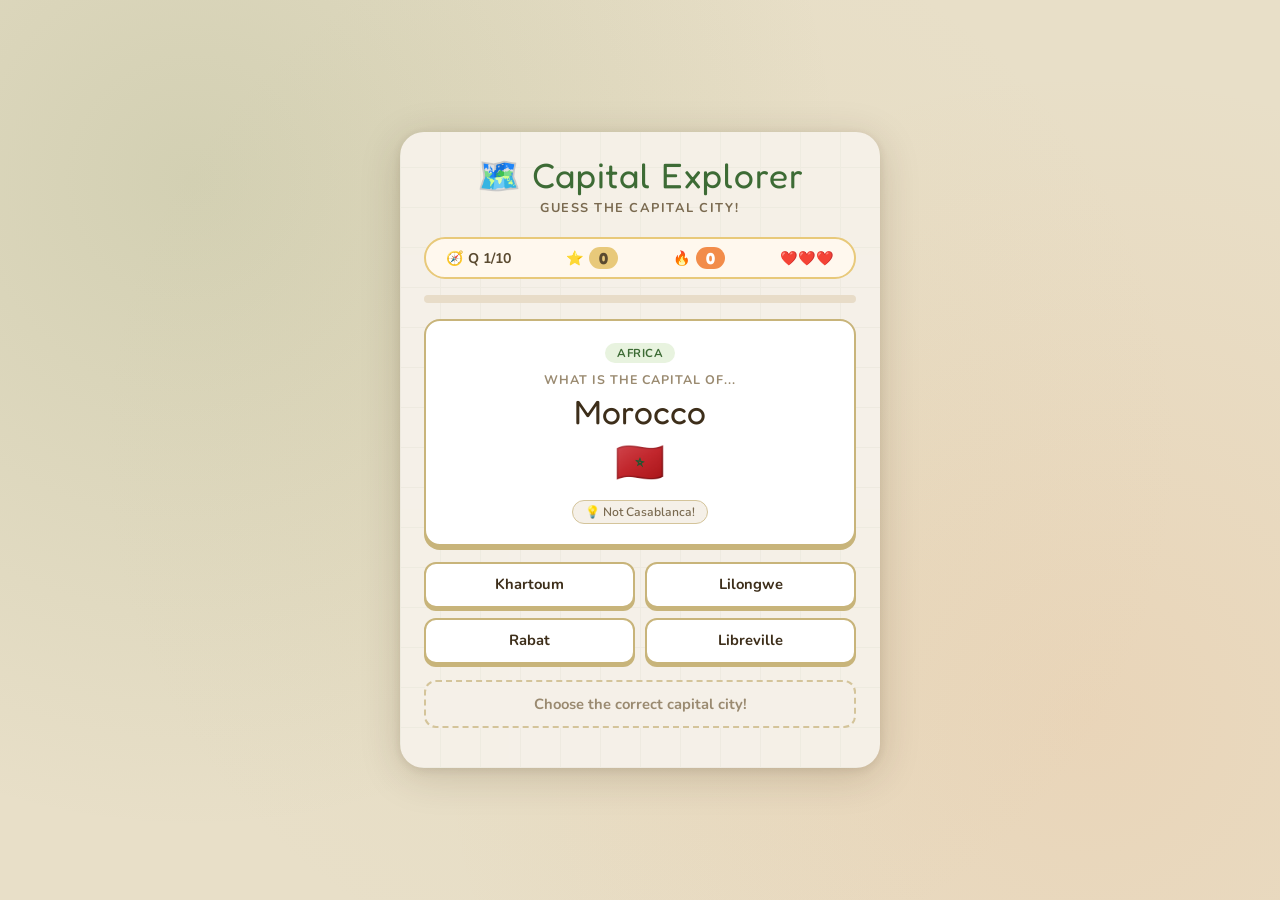
<file: ai.html>
<!DOCTYPE html>
<html lang="en">
<head>

<meta charset="UTF-8">
<meta name="viewport" content="width=device-width, initial-scale=1.0">
<title>Capital Explorer 🗺️</title>
<link href="https://fonts.googleapis.com/css2?family=Fredoka+One&family=Nunito:wght@400;600;700&display=swap" rel="stylesheet">
<style>
  * { box-sizing: border-box; margin: 0; padding: 0; }

  body {
    font-family: 'Nunito', sans-serif;
    background: #e8dfc8;
    min-height: 100vh;
    display: flex;
    align-items: center;
    justify-content: center;
    padding: 1rem;
    background-image:
      radial-gradient(circle at 15% 20%, rgba(90,122,58,0.15) 0%, transparent 50%),
      radial-gradient(circle at 85% 80%, rgba(242,140,74,0.12) 0%, transparent 50%),
      radial-gradient(circle at 50% 50%, rgba(200,180,122,0.08) 0%, transparent 70%);
  }

  .game-wrap {
    background: #f5f0e8;
    border-radius: 24px;
    overflow: hidden;
    width: 100%;
    max-width: 480px;
    box-shadow: 0 8px 40px rgba(60,40,10,0.18), 0 2px 8px rgba(60,40,10,0.10);
    position: relative;
  }

  .map-texture {
    position: absolute;
    inset: 0;
    pointer-events: none;
    opacity: 0.04;
    background-image:
      repeating-linear-gradient(0deg, #5a7a3a 0px, #5a7a3a 1px, transparent 1px, transparent 40px),
      repeating-linear-gradient(90deg, #5a7a3a 0px, #5a7a3a 1px, transparent 1px, transparent 40px);
  }

  .inner { position: relative; z-index: 1; padding: 1.5rem; }

  .header { text-align: center; margin-bottom: 1.25rem; }

  .title {
    font-family: 'Fredoka One', cursive;
    font-size: 2.2rem;
    color: #3d6b35;
    letter-spacing: 1px;
    line-height: 1.1;
  }

  .subtitle {
    font-size: 0.8rem;
    color: #7a6a50;
    margin-top: 4px;
    font-weight: 700;
    letter-spacing: 1.5px;
    text-transform: uppercase;
  }

  .scorebar {
    display: flex;
    justify-content: space-between;
    align-items: center;
    background: #fff8ee;
    border: 2px solid #e8c97a;
    border-radius: 50px;
    padding: 0.5rem 1.25rem;
    margin-bottom: 1rem;
    font-weight: 700;
    font-size: 0.88rem;
  }

  .score-item { display: flex; align-items: center; gap: 5px; color: #5a4a30; }

  .badge {
    background: #e8c97a;
    color: #5a4a30;
    border-radius: 50px;
    padding: 1px 10px;
    font-family: 'Fredoka One', cursive;
    font-size: 1rem;
  }

  .streak-badge { background: #f28c4a; color: #fff; }
  .lives-badge { background: #e05555; color: #fff; }

  .progress-bar-wrap {
    background: #e8dcc8;
    border-radius: 50px;
    height: 8px;
    margin-bottom: 1rem;
    overflow: hidden;
  }

  .progress-fill {
    height: 100%;
    background: linear-gradient(90deg, #5a9a3a, #a3c95a);
    border-radius: 50px;
    transition: width 0.4s ease;
  }

  .question-card {
    background: #fff;
    border: 2.5px solid #c8b47a;
    border-radius: 16px;
    padding: 1.25rem 1.5rem;
    margin-bottom: 1rem;
    text-align: center;
    box-shadow: 0 4px 0 #c8b47a;
  }

  .region-tag {
    display: inline-block;
    background: #e8f3df;
    color: #3d6b35;
    border-radius: 50px;
    padding: 2px 12px;
    font-size: 0.72rem;
    font-weight: 700;
    text-transform: uppercase;
    letter-spacing: 0.5px;
    margin-bottom: 0.5rem;
  }

  .question-label {
    font-size: 0.78rem;
    font-weight: 700;
    color: #9a8a70;
    text-transform: uppercase;
    letter-spacing: 1px;
    margin-bottom: 4px;
  }

  .country-name {
    font-family: 'Fredoka One', cursive;
    font-size: 2.1rem;
    color: #3d2e1a;
    line-height: 1.2;
  }

  .flag-display { font-size: 2.5rem; margin-top: 4px; }

  .hint-row { display: flex; gap: 8px; justify-content: center; margin-top: 10px; flex-wrap: wrap; }

  .hint-chip {
    background: #f5f0e8;
    border: 1.5px solid #d4c49a;
    border-radius: 50px;
    padding: 3px 12px;
    font-size: 0.76rem;
    font-weight: 600;
    color: #7a6a50;
  }

  .options-grid {
    display: grid;
    grid-template-columns: 1fr 1fr;
    gap: 10px;
    margin-bottom: 1rem;
  }

  .opt-btn {
    background: #fff;
    border: 2.5px solid #c8b47a;
    border-radius: 12px;
    padding: 0.75rem 0.5rem;
    font-family: 'Nunito', sans-serif;
    font-size: 0.92rem;
    font-weight: 700;
    color: #3d2e1a;
    cursor: pointer;
    transition: transform 0.1s, background 0.15s, border-color 0.15s, box-shadow 0.1s;
    box-shadow: 0 3px 0 #c8b47a;
    text-align: center;
    line-height: 1.2;
  }

  .opt-btn:hover:not(:disabled) {
    background: #fff8ee;
    transform: translateY(-2px);
    border-color: #f28c4a;
    box-shadow: 0 5px 0 #f28c4a;
  }

  .opt-btn:active:not(:disabled) { transform: translateY(1px); box-shadow: 0 1px 0 #c8b47a; }

  .opt-btn.correct {
    background: #e8f3df !important;
    border-color: #5a9a3a !important;
    box-shadow: 0 3px 0 #5a9a3a !important;
    color: #2d5a1a !important;
  }

  .opt-btn.wrong {
    background: #fde8e8 !important;
    border-color: #e05555 !important;
    box-shadow: 0 3px 0 #e05555 !important;
    color: #9a2a2a !important;
    text-decoration: line-through;
  }

  .opt-btn:disabled { cursor: default; }

  .feedback-bar {
    border-radius: 12px;
    padding: 0.75rem 1rem;
    font-weight: 700;
    font-size: 0.92rem;
    text-align: center;
    margin-bottom: 1rem;
    min-height: 48px;
    display: flex;
    align-items: center;
    justify-content: center;
    gap: 8px;
  }

  .feedback-bar.correct { background: #e8f3df; color: #2d5a1a; border: 2px solid #5a9a3a; }
  .feedback-bar.wrong { background: #fde8e8; color: #9a2a2a; border: 2px solid #e05555; }
  .feedback-bar.idle { background: #f5f0e8; color: #9a8a70; border: 2px dashed #d4c49a; }

  .next-btn {
    width: 100%;
    background: #f28c4a;
    border: none;
    border-radius: 12px;
    padding: 0.85rem;
    font-family: 'Fredoka One', cursive;
    font-size: 1.1rem;
    color: #fff;
    cursor: pointer;
    box-shadow: 0 4px 0 #c0622a;
    transition: transform 0.1s, box-shadow 0.1s;
    letter-spacing: 1px;
  }

  .next-btn:hover { transform: translateY(-2px); box-shadow: 0 6px 0 #c0622a; }
  .next-btn:active { transform: translateY(2px); box-shadow: 0 2px 0 #c0622a; }

  .end-screen { text-align: center; padding: 2rem 1rem; }
  .end-icon { font-size: 4rem; margin-bottom: 0.5rem; }
  .end-title { font-family: 'Fredoka One', cursive; font-size: 2rem; color: #3d6b35; margin-bottom: 0.5rem; }
  .end-score { font-size: 1.05rem; color: #5a4a30; font-weight: 700; margin-bottom: 0.75rem; }
  .end-grade { font-family: 'Fredoka One', cursive; font-size: 3.5rem; color: #f28c4a; margin-bottom: 1rem; }

  .end-stats {
    display: flex;
    gap: 10px;
    justify-content: center;
    margin-bottom: 1.5rem;
  }

  .stat-chip {
    background: #fff8ee;
    border: 2px solid #e8c97a;
    border-radius: 12px;
    padding: 0.6rem 1rem;
    font-weight: 700;
    font-size: 0.85rem;
    color: #5a4a30;
    text-align: center;
  }

  .stat-chip span {
    display: block;
    font-family: 'Fredoka One', cursive;
    font-size: 1.5rem;
    color: #3d6b35;
  }

  .play-again-btn {
    background: #3d6b35;
    border: none;
    border-radius: 12px;
    padding: 0.85rem 2.5rem;
    font-family: 'Fredoka One', cursive;
    font-size: 1.1rem;
    color: #fff;
    cursor: pointer;
    box-shadow: 0 4px 0 #255020;
    letter-spacing: 1px;
    transition: transform 0.1s, box-shadow 0.1s;
  }

  .play-again-btn:hover { transform: translateY(-2px); box-shadow: 0 6px 0 #255020; }
  .play-again-btn:active { transform: translateY(2px); box-shadow: 0 2px 0 #255020; }

  @keyframes popIn {
    0% { transform: scale(0.85); opacity: 0; }
    70% { transform: scale(1.04); }
    100% { transform: scale(1); opacity: 1; }
  }

  .pop { animation: popIn 0.3s ease forwards; }
</style>
</head>
<body>
<div class="game-wrap">
  <div class="map-texture"></div>
  <div class="inner">
    <div class="header">
      <div class="title">🗺️ Capital Explorer</div>
      <div class="subtitle">Guess the Capital City!</div>
    </div>
    <div id="app"></div>
  </div>
</div>

<script>
const ALL_QUESTIONS = [
  {country:"France",capital:"Paris",flag:"🇫🇷",region:"Europe",hint:"City of Light on the Seine",continent:"EU"},
  {country:"Japan",capital:"Tokyo",flag:"🇯🇵",region:"Asia",hint:"World's most populous metro area",continent:"AS"},
  {country:"Brazil",capital:"Brasília",flag:"🇧🇷",region:"South America",hint:"Purpose-built city, opened in 1960",continent:"SA"},
  {country:"Australia",capital:"Canberra",flag:"🇦🇺",region:"Oceania",hint:"Not Sydney or Melbourne!",continent:"OC"},
  {country:"Egypt",capital:"Cairo",flag:"🇪🇬",region:"Africa",hint:"Near the famous pyramids",continent:"AF"},
  {country:"Canada",capital:"Ottawa",flag:"🇨🇦",region:"North America",hint:"On the Ottawa River",continent:"NA"},
  {country:"Germany",capital:"Berlin",flag:"🇩🇪",region:"Europe",hint:"Has a famous wall history",continent:"EU"},
  {country:"India",capital:"New Delhi",flag:"🇮🇳",region:"Asia",hint:"A planned city within a larger city",continent:"AS"},
  {country:"Argentina",capital:"Buenos Aires",flag:"🇦🇷",region:"South America",hint:"The Paris of South America",continent:"SA"},
  {country:"South Africa",capital:"Pretoria",flag:"🇿🇦",region:"Africa",hint:"Administrative capital — one of three!",continent:"AF"},
  {country:"Russia",capital:"Moscow",flag:"🇷🇺",region:"Europe/Asia",hint:"Home of the Kremlin & Red Square",continent:"EU"},
  {country:"Mexico",capital:"Mexico City",flag:"🇲🇽",region:"North America",hint:"Built on a former Aztec island",continent:"NA"},
  {country:"Italy",capital:"Rome",flag:"🇮🇹",region:"Europe",hint:"The Eternal City",continent:"EU"},
  {country:"China",capital:"Beijing",flag:"🇨🇳",region:"Asia",hint:"Home of the Forbidden City",continent:"AS"},
  {country:"New Zealand",capital:"Wellington",flag:"🇳🇿",region:"Oceania",hint:"At the bottom of the North Island",continent:"OC"},
  {country:"Nigeria",capital:"Abuja",flag:"🇳🇬",region:"Africa",hint:"Replaced Lagos as capital in 1991",continent:"AF"},
  {country:"Spain",capital:"Madrid",flag:"🇪🇸",region:"Europe",hint:"Highest-altitude capital in the EU",continent:"EU"},
  {country:"Thailand",capital:"Bangkok",flag:"🇹🇭",region:"Asia",hint:"Locals call it Krung Thep",continent:"AS"},
  {country:"Peru",capital:"Lima",flag:"🇵🇪",region:"South America",hint:"Pacific coast desert city",continent:"SA"},
  {country:"Morocco",capital:"Rabat",flag:"🇲🇦",region:"Africa",hint:"Not Casablanca!",continent:"AF"},
  {country:"Portugal",capital:"Lisbon",flag:"🇵🇹",region:"Europe",hint:"City of Seven Hills",continent:"EU"},
  {country:"South Korea",capital:"Seoul",flag:"🇰🇷",region:"Asia",hint:"Home of K-pop culture",continent:"AS"},
  {country:"Colombia",capital:"Bogotá",flag:"🇨🇴",region:"South America",hint:"High-altitude Andean capital",continent:"SA"},
  {country:"Sweden",capital:"Stockholm",flag:"🇸🇪",region:"Europe",hint:"Built across 14 islands",continent:"EU"},
  {country:"Kenya",capital:"Nairobi",flag:"🇰🇪",region:"Africa",hint:"Safari gateway — Swahili for 'cool water'",continent:"AF"},
  {country:"Turkey",capital:"Ankara",flag:"🇹🇷",region:"Europe/Asia",hint:"Not Istanbul!",continent:"EU"},
  {country:"Indonesia",capital:"Jakarta",flag:"🇮🇩",region:"Asia",hint:"Being replaced by Nusantara",continent:"AS"},
  {country:"Chile",capital:"Santiago",flag:"🇨🇱",region:"South America",hint:"Backed by the Andes mountains",continent:"SA"},
  {country:"Greece",capital:"Athens",flag:"🇬🇷",region:"Europe",hint:"Birthplace of democracy & the Acropolis",continent:"EU"},
  {country:"Saudi Arabia",capital:"Riyadh",flag:"🇸🇦",region:"Asia",hint:"Heart of the Arabian Peninsula",continent:"AS"},
  {country:"Ghana",capital:"Accra",flag:"🇬🇭",region:"Africa",hint:"On the Gulf of Guinea",continent:"AF"},
  {country:"Netherlands",capital:"Amsterdam",flag:"🇳🇱",region:"Europe",hint:"City of canals and tulips",continent:"EU"},
  {country:"Philippines",capital:"Manila",flag:"🇵🇭",region:"Asia",hint:"On Manila Bay, Luzon island",continent:"AS"},
  {country:"Bolivia",capital:"La Paz",flag:"🇧🇴",region:"South America",hint:"World's highest-altitude capital",continent:"SA"},
  {country:"Cuba",capital:"Havana",flag:"🇨🇺",region:"North America",hint:"Caribbean island capital with vintage cars",continent:"NA"},
  {country:"Norway",capital:"Oslo",flag:"🇳🇴",region:"Europe",hint:"At the end of a fjord",continent:"EU"},
  {country:"Pakistan",capital:"Islamabad",flag:"🇵🇰",region:"Asia",hint:"Purpose-built city from the 1960s",continent:"AS"},
  {country:"Ethiopia",capital:"Addis Ababa",flag:"🇪🇹",region:"Africa",hint:"African Union headquarters",continent:"AF"},
  {country:"Denmark",capital:"Copenhagen",flag:"🇩🇰",region:"Europe",hint:"Home of The Little Mermaid statue",continent:"EU"},
  {country:"Vietnam",capital:"Hanoi",flag:"🇻🇳",region:"Asia",hint:"Not Ho Chi Minh City!",continent:"AS"},
];

const DISTRACTORS = {
  EU: ["Paris","Berlin","Rome","Madrid","Athens","Lisbon","Vienna","Brussels","Budapest","Warsaw","Prague","Dublin","Helsinki","Oslo","Stockholm","Copenhagen","Amsterdam","Ankara","Moscow","Bucharest","Sofia","Bern","Tallinn","Riga","Vilnius","Bratislava","Ljubljana","Belgrade","Zagreb","Podgorica","Skopje","Tirana","Sarajevo","Reykjavik","Nicosia","Valletta","Minsk","Kiev"],
  AS: ["Tokyo","Beijing","Seoul","Bangkok","Jakarta","Manila","Hanoi","Islamabad","New Delhi","Riyadh","Tehran","Baghdad","Kabul","Dhaka","Kathmandu","Naypyidaw","Vientiane","Phnom Penh","Kuala Lumpur","Ulaanbaatar","Tashkent","Baku","Tbilisi","Yerevan","Amman","Damascus","Beirut","Abu Dhabi","Doha","Kuwait City","Muscat","Colombo","Thimphu","Dili","Male"],
  AF: ["Cairo","Nairobi","Addis Ababa","Abuja","Accra","Rabat","Pretoria","Tunis","Algiers","Tripoli","Khartoum","Dakar","Bamako","Niamey","Ouagadougou","Conakry","Freetown","Abidjan","Lomé","Cotonou","Yaoundé","Bangui","Kinshasa","Luanda","Lusaka","Harare","Maputo","Antananarivo","Windhoek","Gaborone","Maseru","Lilongwe","Dodoma","Kampala","Kigali","Djibouti","Mogadishu","Juba","Ndjamena","Libreville","Malabo"],
  NA: ["Ottawa","Washington D.C.","Mexico City","Havana","Kingston","Nassau","Bridgetown","Port of Spain","Santo Domingo","Port-au-Prince","Belmopan","Guatemala City","Tegucigalpa","Managua","San José","Panama City"],
  SA: ["Brasília","Bogotá","Lima","Buenos Aires","Santiago","La Paz","Asunción","Montevideo","Quito","Caracas","Georgetown","Paramaribo"],
  OC: ["Canberra","Wellington","Port Moresby","Suva","Honiara","Port Vila","Funafuti","Tarawa","Apia","Nuku'alofa","Palikir","Majuro"],
};

const TOTAL = 10;
let questions=[], qIdx=0, score=0, lives=3, streak=0, bestStreak=0, answered=false, chosen=null, options=[];

function shuffle(arr){ const a=[...arr]; for(let i=a.length-1;i>0;i--){const j=Math.floor(Math.random()*(i+1));[a[i],a[j]]=[a[j],a[i]];} return a; }

function getOptions(q){
  const pool=(DISTRACTORS[q.continent]||[]).filter(c=>c!==q.capital);
  return shuffle([q.capital,...shuffle(pool).slice(0,3)]);
}

function initGame(){
  questions=shuffle(ALL_QUESTIONS).slice(0,TOTAL);
  qIdx=0;score=0;lives=3;streak=0;bestStreak=0;answered=false;chosen=null;
  render();
}

function handleAnswer(opt){
  if(answered)return;
  answered=true; chosen=opt;
  const q=questions[qIdx];
  if(opt===q.capital){score++;streak++;if(streak>bestStreak)bestStreak=streak;}
  else{lives--;streak=0;}
  render();
}

function nextQuestion(){
  qIdx++;answered=false;chosen=null;render();
}

function getGrade(pct){
  if(pct>=0.9)return{icon:"🏆",label:"Expert Explorer!",grade:"A+"};
  if(pct>=0.8)return{icon:"🌟",label:"Seasoned Traveler!",grade:"A"};
  if(pct>=0.7)return{icon:"🗺️",label:"Adventure Ready!",grade:"B"};
  if(pct>=0.5)return{icon:"🧭",label:"Getting There!",grade:"C"};
  return{icon:"🏕️",label:"Keep Exploring!",grade:"D"};
}

function render(){
  const app=document.getElementById('app');
  const gameOver=lives<=0||qIdx>=TOTAL;

  if(gameOver){
    const g=getGrade(score/TOTAL);
    app.innerHTML=`
      <div class="end-screen pop">
        <div class="end-icon">${g.icon}</div>
        <div class="end-title">${g.label}</div>
        <div class="end-grade">${g.grade}</div>
        <div class="end-stats">
          <div class="stat-chip"><span>${score}/${TOTAL}</span>Score</div>
          <div class="stat-chip"><span>${bestStreak}</span>Best Streak</div>
          <div class="stat-chip"><span>${Math.round(score/TOTAL*100)}%</span>Accuracy</div>
        </div>
        <button class="play-again-btn" onclick="initGame()">🌍 Play Again</button>
      </div>`;
    return;
  }

  const q=questions[qIdx];
  if(!answered) options=getOptions(q);
  const livesIcons="❤️".repeat(lives)+"🖤".repeat(3-lives);

  let feedbackHTML='';
  if(!answered){
    feedbackHTML=`<div class="feedback-bar idle">Choose the correct capital city!</div>`;
  } else if(chosen===q.capital){
    feedbackHTML=`<div class="feedback-bar correct">✅ Correct!${streak>1?' 🔥 Streak x'+streak:''} Nice one!</div>`;
  } else {
    feedbackHTML=`<div class="feedback-bar wrong">❌ It's <strong>${q.capital}</strong> — keep going!</div>`;
  }

  const optsBtns=options.map(opt=>`
    <button class="opt-btn${answered?(opt===q.capital?' correct':opt===chosen?' wrong':''):''}"
      onclick="handleAnswer('${opt.replace(/'/g,"\\'")}')"
      ${answered?'disabled':''}>${opt}</button>`).join('');

  app.innerHTML=`
    <div class="scorebar">
      <div class="score-item">🧭 Q ${qIdx+1}/${TOTAL}</div>
      <div class="score-item">⭐ <span class="badge">${score}</span></div>
      <div class="score-item">🔥 <span class="badge streak-badge">${streak}</span></div>
      <div class="score-item">${livesIcons}</div>
    </div>
    <div class="progress-bar-wrap"><div class="progress-fill" style="width:${(qIdx/TOTAL)*100}%"></div></div>
    <div class="question-card pop">
      <div class="region-tag">${q.region}</div>
      <div class="question-label">What is the capital of...</div>
      <div class="country-name">${q.country}</div>
      <div class="flag-display">${q.flag}</div>
      <div class="hint-row"><div class="hint-chip">💡 ${q.hint}</div></div>
    </div>
    <div class="options-grid">${optsBtns}</div>
    ${feedbackHTML}
    ${answered?`<button class="next-btn" onclick="nextQuestion()">${qIdx+1>=TOTAL||lives<=0?'🏁 See Results':'Next Country →'}</button>`:''}`;
}

initGame();
</script>
</body>
</html>
</file>
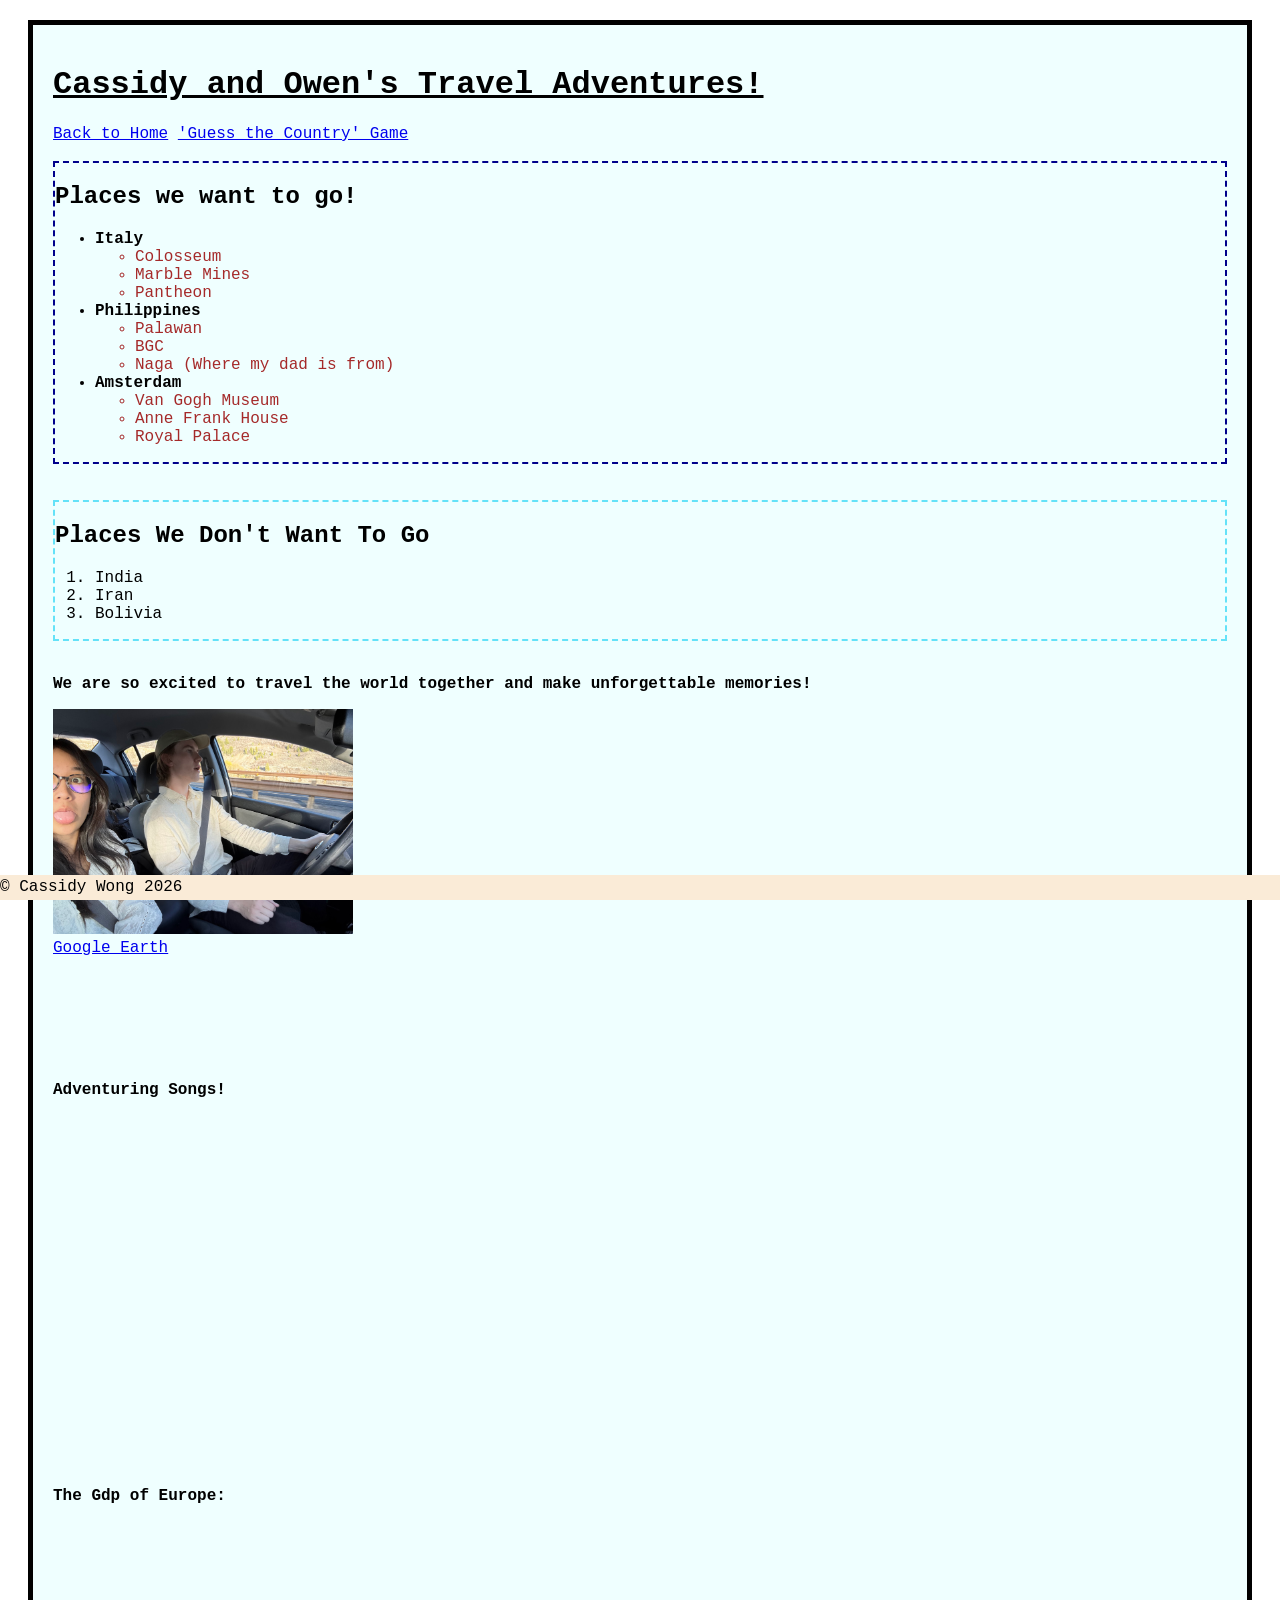
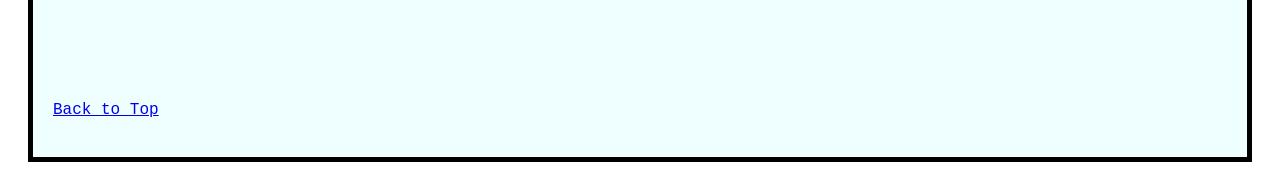
<file: fromscratch.html>
<!DOCTYPE html>
<html lang="en">
<head>
    <meta charset="UTF-8">
    <meta name="viewport" content="width=device-width, initial-scale=1.0">
    <title>Cassidy and Owen</title>
    <link rel="stylesheet" type="text/css" href="css/fromscratch.css">
    <!-- <link rel="stylesheet" type="text/css" href="css/about.css"> -->
</head>
<body>
<div class="body">
        
            <H1 id="Top">Cassidy and Owen's Travel Adventures!</H1>
            <a href="index.html">Back to Home</a> <a class="nav-link px-lg-3 py-3 py-lg-4" href="ai.html">'Guess the Country' Game</a>
            <br><br>
            <div Class="mainbody">
                <h2> Places we want to go!</h2>
                <ul>
                    <li class="emphasizeText">Italy</li>
                    <ul>
                        <li class="lighttxt"> Colosseum </li>
                        <li class="lighttxt"> Marble Mines </li>
                        <li class="lighttxt"> Pantheon </li>
                    </ul>
                <li class="emphasizeText">Philippines</li>
                    <ul>
                        <li class="lighttxt"> Palawan </li>
                        <li class="lighttxt"> BGC </li>
                        <li class="lighttxt"> Naga (Where my dad is from) </li>
                    </ul>
                <li class="emphasizeText">Amsterdam</li>
                    <ul>
                        <li class="lighttxt"> Van Gogh Museum </li>
                        <li class="lighttxt"> Anne Frank House </li>
                        <li class="lighttxt"> Royal Palace </li>
                    </ul>
                
                </ul>
            </div>

            <br> <br>
        <div class="dontgo">
            <h2> Places We Don't Want To Go</h2>
            <ol>
                <li>India</li>
                <li>Iran</li>
                <li>Bolivia</li>
            </ol>
        </div>
            <br>
            <p>We are so excited to travel the world together and make unforgettable memories!</p>
            <img src="assets/img/ImgforWebdevCassidyAndOwen.png" alt="Cassidy and Owen" width="300">
            <br>
            <a href="https://earth.google.com/web/">Google Earth</a>
        
        <br><br><br><br><br><br><br>
        <p>Adventuring Songs!</p>
                <iframe
            width="560"
            height="315"
            src="https://www.youtube.com/embed/G4cZLU5AY6Q"
            title="YouTube video player"
            frameborder="0"
            allow="accelerometer; autoplay; clipboard-write; encrypted-media; gyroscope; picture-in-picture; web-share"
            allowfullscreen>
            </iframe>

    <br> <br> <br>

    <p> The Gdp of Europe:</p>
            <div class='tableauPlaceholder' id='viz1776894468076' style='position: relative'><noscript><a href='#'>
                <img alt='Dashboard 1 ' src='https:&#47;&#47;public.tableau.com&#47;static&#47;images&#47;Gd&#47;GdpEurope&#47;Dashboard1&#47;1_rss.png' style='border: none' /></a></noscript><object class='tableauViz'  style='display:none;'><param name='host_url' value='https%3A%2F%2Fpublic.tableau.com%2F' /> <param name='embed_code_version' value='3' /> <param name='site_root' value='' /><param name='name' value='GdpEurope&#47;Dashboard1' /><param name='tabs' value='no' /><param name='toolbar' value='yes' /><param name='static_image' value='https:&#47;&#47;public.tableau.com&#47;static&#47;images&#47;Gd&#47;GdpEurope&#47;Dashboard1&#47;1.png' /> <param name='animate_transition' value='yes' /><param name='display_static_image' value='yes' /><param name='display_spinner' value='yes' /><param name='display_overlay' value='yes' /><param name='display_count' value='yes' /><param name='language' value='en-US' /></object></div>                <script type='text/javascript'>                    var divElement = document.getElementById('viz1776894468076');                    var vizElement = divElement.getElementsByTagName('object')[0];                    if ( divElement.offsetWidth > 800 ) { vizElement.style.minWidth='420px';vizElement.style.maxWidth='660px';vizElement.style.width='100%';vizElement.style.minHeight='587px';vizElement.style.maxHeight='687px';vizElement.style.height=(divElement.offsetWidth*0.75)+'px';} else if ( divElement.offsetWidth > 500 ) { vizElement.style.minWidth='420px';vizElement.style.maxWidth='660px';vizElement.style.width='100%';vizElement.style.minHeight='587px';vizElement.style.maxHeight='687px';vizElement.style.height=(divElement.offsetWidth*0.75)+'px';} else { vizElement.style.width='100%';vizElement.style.height='687px';}                     var scriptElement = document.createElement('script');                    scriptElement.src = 'https://public.tableau.com/javascripts/api/viz_v1.js';                    vizElement.parentNode.insertBefore(scriptElement, vizElement);                </script>
            <script type='text/javascript'
            src='https://public.tableau.com/javascripts/api/viz_v1.js'>
            </script>
    <br><br><br><br><br><br><br><br><br><br>
    <a href="#Top">Back to Top</a>
<br><br>
    <div class="footer"> 
        &copy; Cassidy Wong 2026 
    </div>
</div>
</body>

</html>
</file>
<file: css/fromscratch.css>
p{
    font-weight: bold;
    font-size: 16px;
}

.mainbody{
    border:2px dashed darkblue;
}

.dontgo{
    border:2px dashed rgb(100, 226, 248);
}

#Top{
    text-decoration: underline;
}


.emphasizeText{
    font-weight: Bold;
}

.lighttxt{
    color: brown;
}

.body{
    background-color: rgb(239, 255, 255);
    font-family: 'Courier New', Courier, monospace;
    text-align: left;
    border: 5px solid black;
    margin: 20px;
    padding: 20px;
}

.footer{
    background-color: antiquewhite;
    height:25px;
    line-height:25px;
    position: fixed;
    bottom: 0px;
    right: 0px;
    left: 0px;
}
</file>
